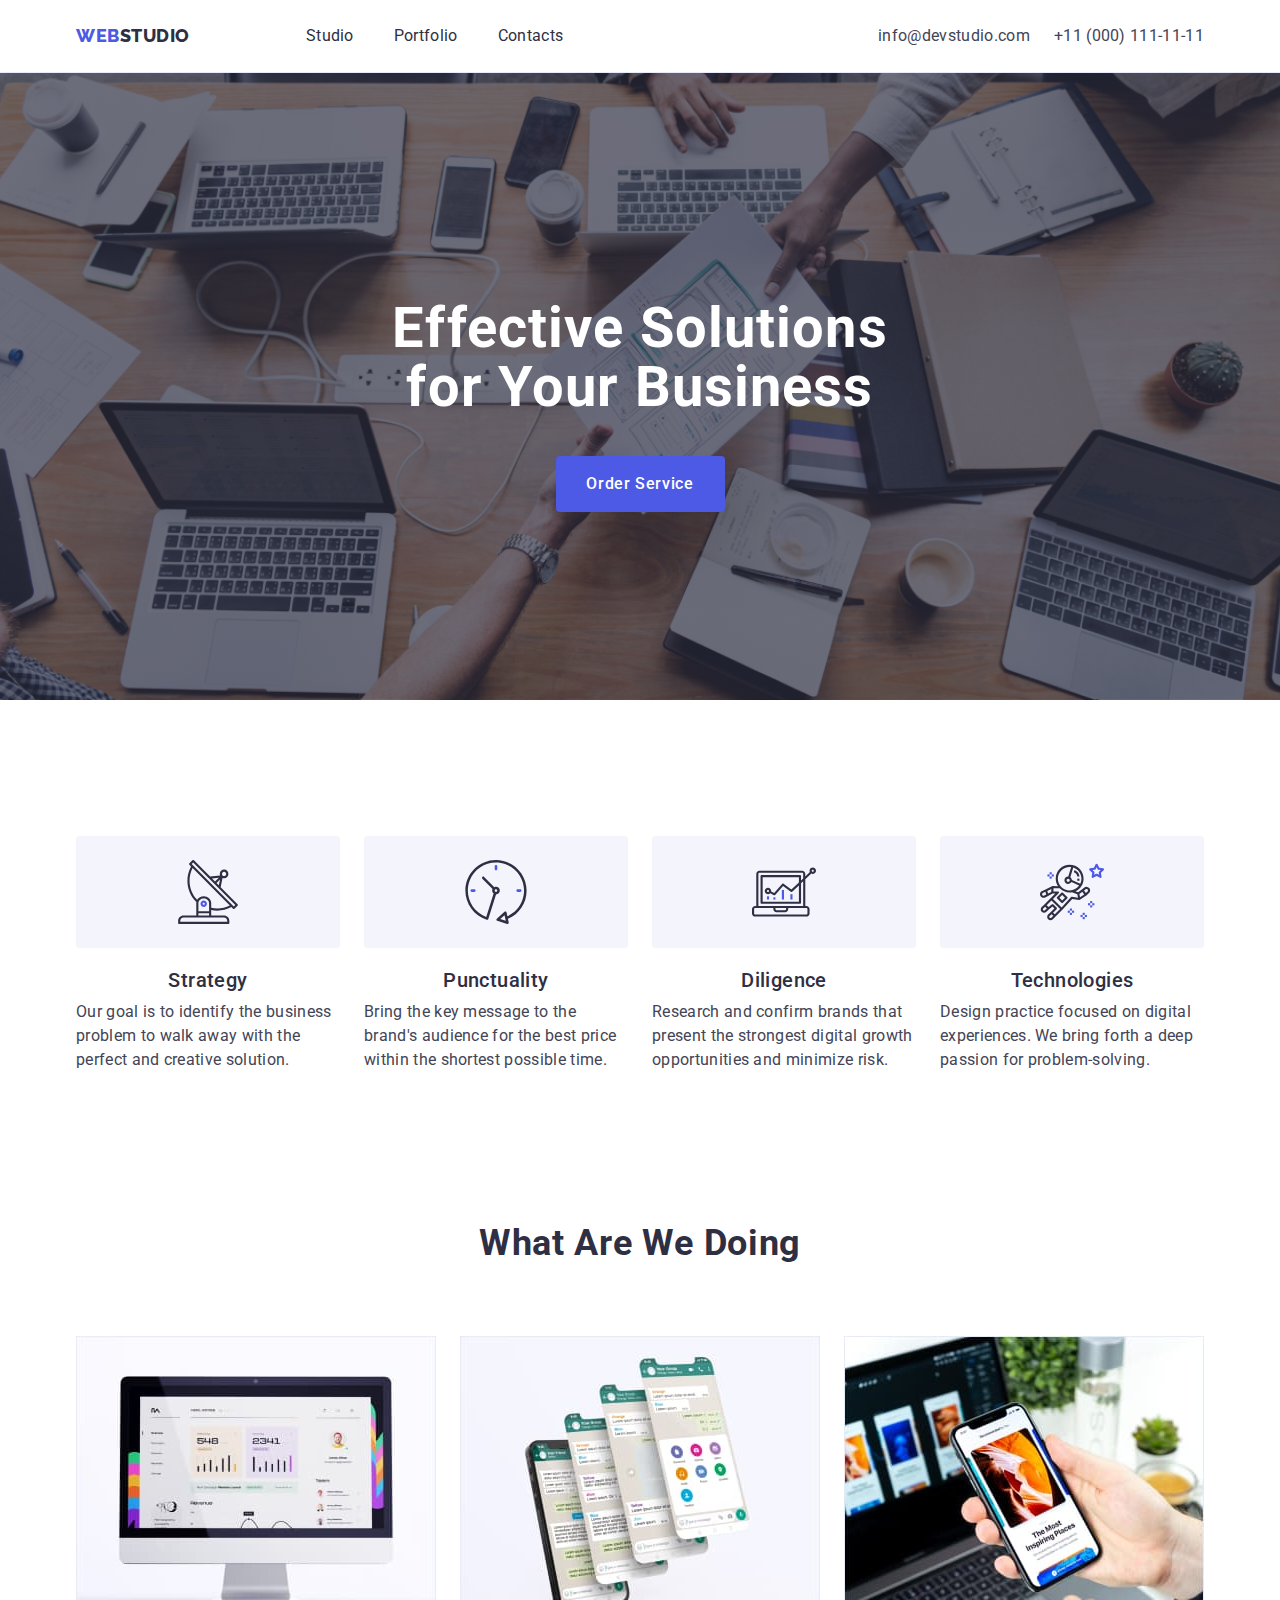
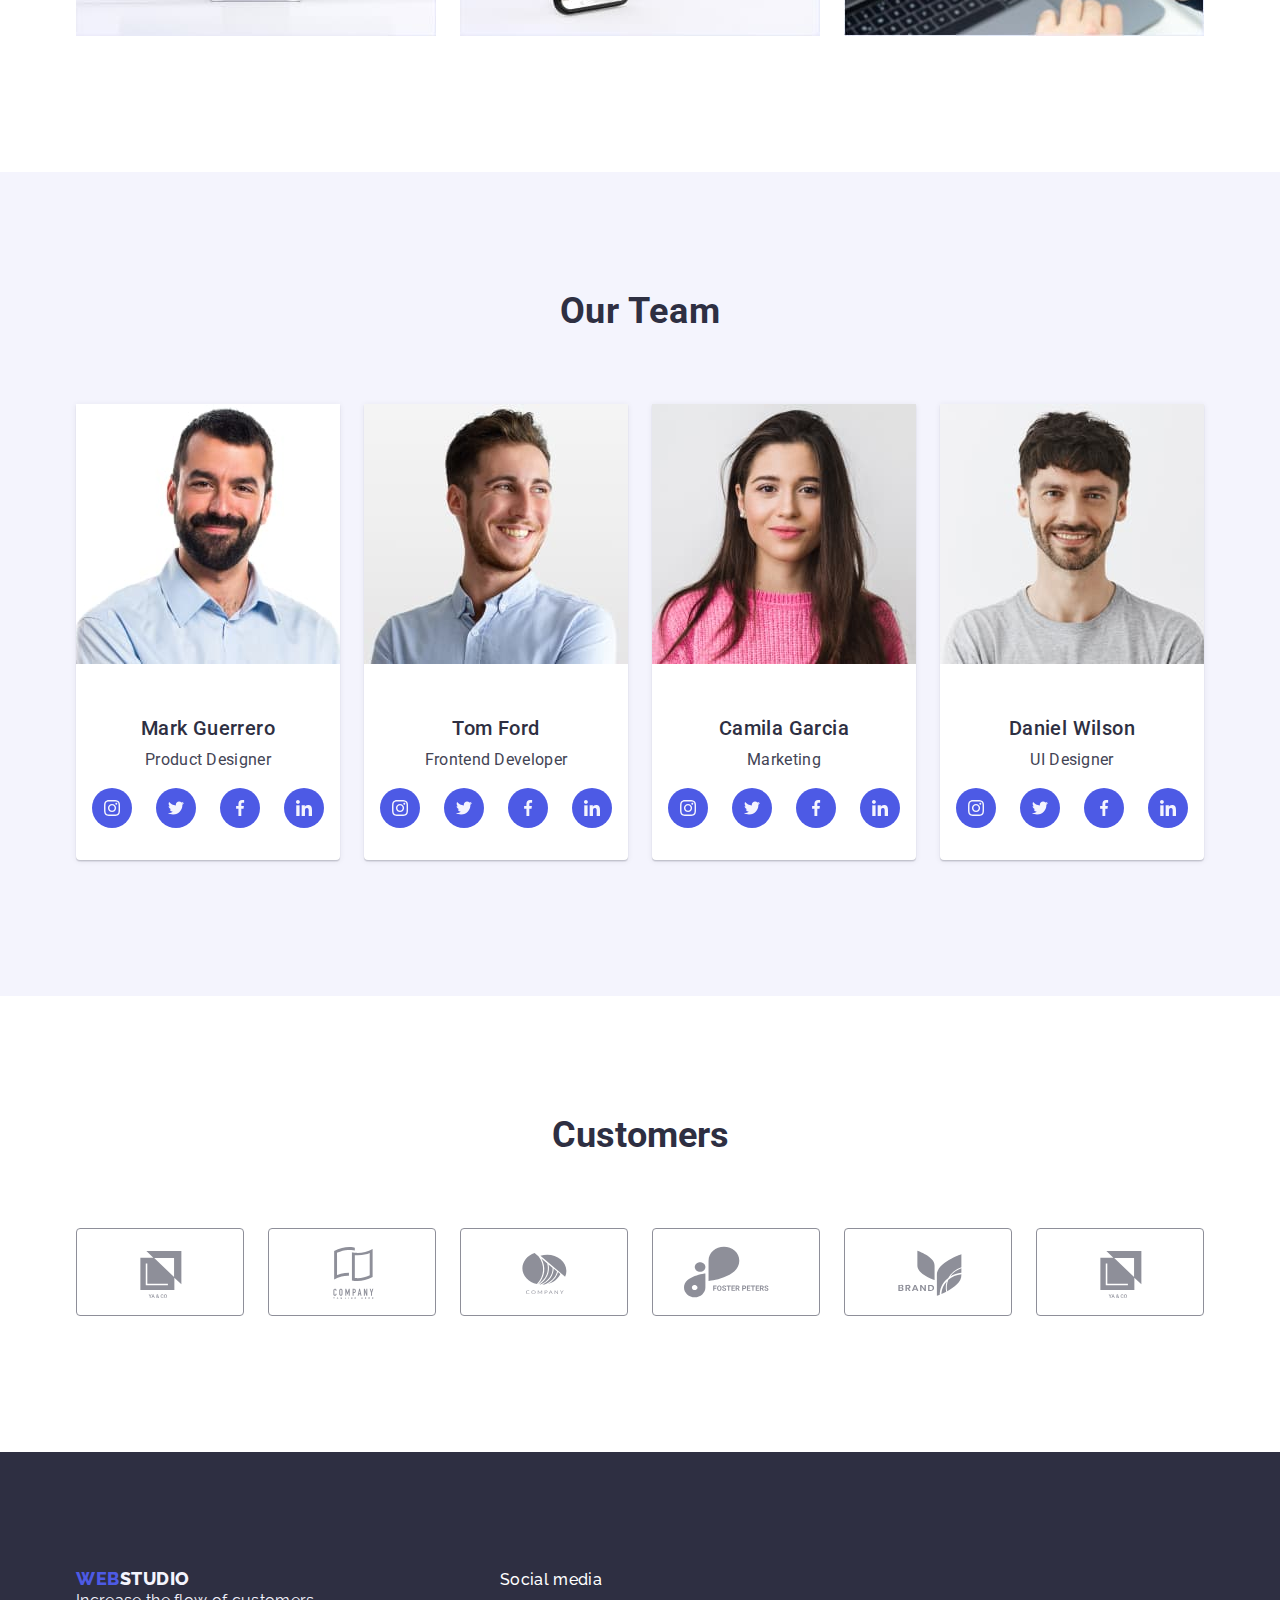
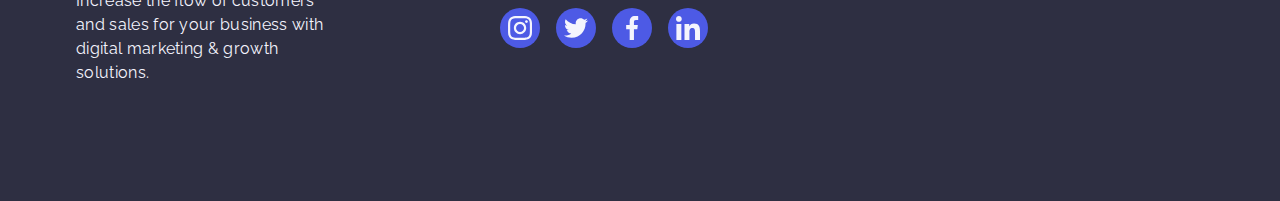
<file: index.html>
<!DOCTYPE html>
<html lang="en">
  <head>
    <meta charset="UTF-8" />
    <meta name="viewport" content="width=device-width, initial-scale=1.0" />
    <link
      rel="stylesheet"
      href="https://cdnjs.cloudflare.com/ajax/libs/modern-normalize/2.0.0/modern-normalize.min.css"
      crossorigin="anonymous"
      referrerpolicy="no-referrer"
    />
    <link rel="preconnect" href="https://fonts.googleapis.com" />
    <link rel="preconnect" href="https://fonts.gstatic.com" crossorigin />
    <link
      href="https://fonts.googleapis.com/css2?family=Raleway:wght@800&family=Roboto:wght@400;500;700;900&display=swap"
      rel="stylesheet"
    />
    <link rel="stylesheet" href="./css/styles.css" />
    <title>Web Studio</title>
  </head>
  <body>
    <!-- header section-->
    <header class="top-header">
      <div class="container header-container">
        <!-- navigation bar -->
        <nav class="main-navigation-container">
          <!-- logo -->
          <a class="logo link" href="./index.html"
            >Web<span class="part-of-logo">Studio</span>
          </a>
          <!-- studio, portofolio, contacts -->
          <ul class="navigation-list list">
            <li>
              <a class="nav-link link" href="./index.html">Studio</a>
            </li>
            <li>
              <a class="nav-link link" href="./portfolio.html">Portfolio</a>
            </li>
            <li>
              <a class="nav-link link" href="">Contacts</a>
            </li>
          </ul>
        </nav>
        <!-- contact adress section -->
        <address class="address-container">
          <ul class="list">
            <li>
              <a class="address-link link" href="mailto:info@devstudio.com"
                >info@devstudio.com</a
              >
            </li>
            <li>
              <a class="address-link link" href="tel:+110001111111"
                >+11 (000) 111-11-11</a
              >
            </li>
          </ul>
        </address>
      </div>
    </header>
    <main>
      <!--hero section-->
      <section class="hero">
        <!--Hero-->
        <div class="hero-container container">
          <h1 class="effective">Effective Solutions for Your Business</h1>
          <button class="button" type="button">Order Service</button>
        </div>
      </section>
      <!--two section-->
      <section class="two-section">
        <div class="container">
          <h2 class="visually-hidden">Title</h2>
          <ul class="list">
            <li class="position">
              <div class="icon-list">
                <svg width="64" height="64">
                  <use href="./images/icons.svg#icon-antenna"></use>
                </svg>
              </div>
              <h3 class="strategy">Strategy</h3>
              <p class="phara">
                Our goal is to identify the business problem to walk away with
                the perfect and creative solution.
              </p>
            </li>
            <li class="position">
              <div class="icon-list">
                <svg width="64" height="64">
                  <use href="./images/icons.svg#icon-clock"></use>
                </svg>
              </div>
              <h3 class="strategy">Punctuality</h3>
              <p class="phara">
                Bring the key message to the brand's audience for the best price
                within the shortest possible time.
              </p>
            </li>
            <li class="position">
              <div class="icon-list">
                <svg width="64" height="64">
                  <use href="./images/icons.svg#icon-diagram"></use>
                </svg>
              </div>
              <h3 class="strategy">Diligence</h3>
              <p class="phara">
                Research and confirm brands that present the strongest digital
                growth opportunities and minimize risk.
              </p>
            </li>
            <li class="position">
              <div class="icon-list">
                <svg width="64" height="64">
                  <use href="./images/icons.svg#icon-astronaut"></use>
                </svg>
              </div>
              <h3 class="strategy">Technologies</h3>
              <p class="phara">
                Design practice focused on digital experiences. We bring forth a
                deep passion for problem-solving.
              </p>
            </li>
          </ul>
        </div>
      </section>
      <!--three section-->
      <section class="three-section">
        <div class="main2-container container">
          <h2 class="what">What are we doing</h2>
          <ul class="list-image list">
            <li class="image">
              <img
                src="./images/monitor.jpg"
                alt="un-ecran-de-calculator"
                width="360"
                height="300"
              />
            </li>
            <li class="image">
              <img
                src="./images/telefoane.jpg"
                alt="sunt-3-monitoare-intr-un-ecran"
                width="360"
                height="300"
              />
            </li>
            <li class="image">
              <img
                src="./images/telefon.jpg"
                alt="tine-in-mana-un-android"
                width="360"
                height="300"
              />
            </li>
          </ul>
        </div>
      </section>
      <!--four section Our team-->
      <section class="section-four-container">
        <div class="container">
          <h2 class="what">Our Team</h2>
          <ul class="four list">
            <!-- the first member -->
            <li class="team">
              <img
                src="./images/Mark.jpg"
                alt="barbatul-mark"
                width="264"
                class="photo"
              />
              <div class="team-container">
                <h3 class="strategy">Mark Guerrero</h3>
                <p class="phara p-team">Product Designer</p>
                <ul class="social-list">
                  <li class="social-icon">
                    <a class="social-media-link" href="social-media-link">
                      <svg class="svg-social" width="16" height="16">
                        <use href="./images/icons.svg#icon-instagram"></use>
                      </svg>
                    </a>
                  </li>
                  <li class="social-icon">
                    <a class="social-media-link" href="social-media-link">
                      <svg class="svg-social" width="16" height="16">
                        <use href="./images/icons.svg#icon-twitter"></use>
                      </svg>
                    </a>
                  </li>
                  <li class="social-icon">
                    <a class="social-media-link" href="social-media-link">
                      <svg class="svg-social" width="16" height="16">
                        <use href="./images/icons.svg#icon-facebook"></use>
                      </svg>
                    </a>
                  </li>
                  <li class="social-icon">
                    <a class="social-media-link" href="social-media-link">
                      <svg class="svg-social" width="16" height="16">
                        <use href="./images/icons.svg#icon-linkedin"></use>
                      </svg>
                    </a>
                  </li>
                </ul>
              </div>

              <!-- The second member -->
            </li>

            <li class="team">
              <img
                src="./images/tom.jpg"
                alt="domnul-tom"
                width="264"
                class="photo"
              />
              <div class="team-container">
                <h3 class="strategy">Tom Ford</h3>
                <p class="phara p-team">Frontend Developer</p>
                <ul class="social-list">
                  <li class="social-icon">
                    <a class="social-media-link" href="social-media-link">
                      <svg class="svg-social" width="16" height="16">
                        <use href="./images/icons.svg#icon-instagram"></use>
                      </svg>
                    </a>
                  </li>
                  <li class="social-icon">
                    <a class="social-media-link" href="social-media-link">
                      <svg class="svg-social" width="16" height="16">
                        <use href="./images/icons.svg#icon-twitter"></use>
                      </svg>
                    </a>
                  </li>
                  <li class="social-icon">
                    <a class="social-media-link" href="social-media-link">
                      <svg class="svg-social" width="16" height="16">
                        <use href="./images/icons.svg#icon-facebook"></use>
                      </svg>
                    </a>
                  </li>
                  <li class="social-icon">
                    <a class="social-media-link" href="social-media-link">
                      <svg class="svg-social" width="16" height="16">
                        <use href="./images/icons.svg#icon-linkedin"></use>
                      </svg>
                    </a>
                  </li>
                </ul>
              </div>
            </li>

            <!-- The third member -->
            <li class="team">
              <img
                src="./images/camila.jpg"
                alt="domnisoara-camila"
                width="264"
                class="photo"
              />
              <div class="team-container">
                <h3 class="strategy">Camila Garcia</h3>
                <p class="phara p-team">Marketing</p>
                <ul class="social-list">
                  <li class="social-icon">
                    <a class="social-media-link" href="social-media-link">
                      <svg class="svg-social" width="16" height="16">
                        <use href="./images/icons.svg#icon-instagram"></use>
                      </svg>
                    </a>
                  </li>
                  <li class="social-icon">
                    <a class="social-media-link" href="social-media-link">
                      <svg class="svg-social" width="16" height="16">
                        <use href="./images/icons.svg#icon-twitter"></use>
                      </svg>
                    </a>
                  </li>
                  <li class="social-icon">
                    <a class="social-media-link" href="social-media-link">
                      <svg class="svg-social" width="16" height="16">
                        <use href="./images/icons.svg#icon-facebook"></use>
                      </svg>
                    </a>
                  </li>
                  <li class="social-icon">
                    <a class="social-media-link" href="social-media-link">
                      <svg class="svg-social" width="16" height="16">
                        <use href="./images/icons.svg#icon-linkedin"></use>
                      </svg>
                    </a>
                  </li>
                </ul>
              </div>
            </li>

            <!-- The fourth member -->
            <li class="team">
              <img
                src="./images/daniel.jpg"
                alt="domnul-daniel"
                width="264"
                class="photo"
              />
              <div class="team-container">
                <h3 class="strategy">Daniel Wilson</h3>
                <p class="phara p-team">UI Designer</p>
                <ul class="social-list">
                  <li class="social-icon">
                    <a class="social-media-link" href="social-media-link">
                      <svg class="svg-social" width="16" height="16">
                        <use href="./images/icons.svg#icon-instagram"></use>
                      </svg>
                    </a>
                  </li>
                  <li class="social-icon">
                    <a class="social-media-link" href="social-media-link">
                      <svg class="svg-social" width="16" height="16">
                        <use href="./images/icons.svg#icon-twitter"></use>
                      </svg>
                    </a>
                  </li>
                  <li class="social-icon">
                    <a class="social-media-link" href="social-media-link">
                      <svg class="svg-social" width="16" height="16">
                        <use href="./images/icons.svg#icon-facebook"></use>
                      </svg>
                    </a>
                  </li>
                  <li class="social-icon">
                    <a class="social-media-link" href="social-media-link">
                      <svg class="svg-social" width="16" height="16">
                        <use href="./images/icons.svg#icon-linkedin"></use>
                      </svg>
                    </a>
                  </li>
                </ul>
              </div>
            </li>
          </ul>
        </div>
      </section>

      <!--section five-->
      <section class="section-five-container">
        <div class="container">
          <h2 class="customers">Customers</h2>
          <ul class="list-cutomers">
            <li class="list-icon">
              <a class="client-link" href="">
                <svg width="104" height="56" class="svg-icon">
                  <use href="./images/icons.svg#icon-Logo"></use>
                </svg>
              </a>
            </li>
            <li class="list-icon">
              <a class="client-link" href="">
                <svg width="104" height="56" class="svg-icon">
                  <use href="./images/icons.svg#icon-company1"></use>
                </svg>
              </a>
            </li>
            <li class="list-icon">
              <a class="client-link" href="">
                <svg width="104" height="56" class="svg-icon">
                  <use href="./images/icons.svg#icon-company2"></use>
                </svg>
              </a>
            </li>
            <li class="list-icon">
              <a class="client-link" href="">
                <svg width="104" height="56" class="svg-icon">
                  <use href="./images/icons.svg#icon-group"></use>
                </svg>
              </a>
            </li>
            <li class="list-icon">
              <a class="client-link" href="">
                <svg width="104" height="56" class="svg-icon">
                  <use href="./images/icons.svg#icon-brand"></use>
                </svg>
              </a>
            </li>
            <li class="list-icon">
              <a class="client-link" href="">
                <svg width="104" height="56" class="svg-icon">
                  <use href="./images/icons.svg#icon-Logo"></use>
                </svg>
              </a>
            </li>
          </ul>
        </div>
      </section>
    </main>
    <footer class="footer-container">
      <div class="container s-m-footer">
        <div class="div-element-footer">
          <a href="./index.html" class="logo link"
            >Web<span class="logo-footer-p">Studio</span></a
          >
          <p class="footer-additional-description">
            Increase the flow of customers and sales for your business with
            digital marketing & growth solutions.
          </p>
        </div>
        <div>
          <p class="s-m-phara">Social media</p>
          <ul class="s-m-list">
            <li class="social-icon">
              <a class="footer-link-sm" href="sm-link-footer">
                <svg class="icon-footer" width="24" height="24">
                  <use href="./images/icons.svg#icon-instagram"></use>
                </svg>
              </a>
            </li>
            <li class="social-icon">
              <a class="footer-link-sm" href="sm-link-footer">
                <svg class="icon-footer" width="24" height="24">
                  <use href="./images/icons.svg#icon-twitter"></use>
                </svg>
              </a>
            </li>
            <li class="social-icon">
              <a class="footer-link-sm" href="sm-link-footer">
                <svg class="icon-footer" width="24" height="24">
                  <use href="./images/icons.svg#icon-facebook"></use>
                </svg>
              </a>
            </li>
            <li class="social-icon">
              <a class="footer-link-sm" href="sm-link-footer">
                <svg class="icon-footer" width="24" height="24">
                  <use href="./images/icons.svg#icon-linkedin"></use>
                </svg>
              </a>
            </li>
          </ul>
        </div>
      </div>
    </footer>
  </body>
</html>
</file>
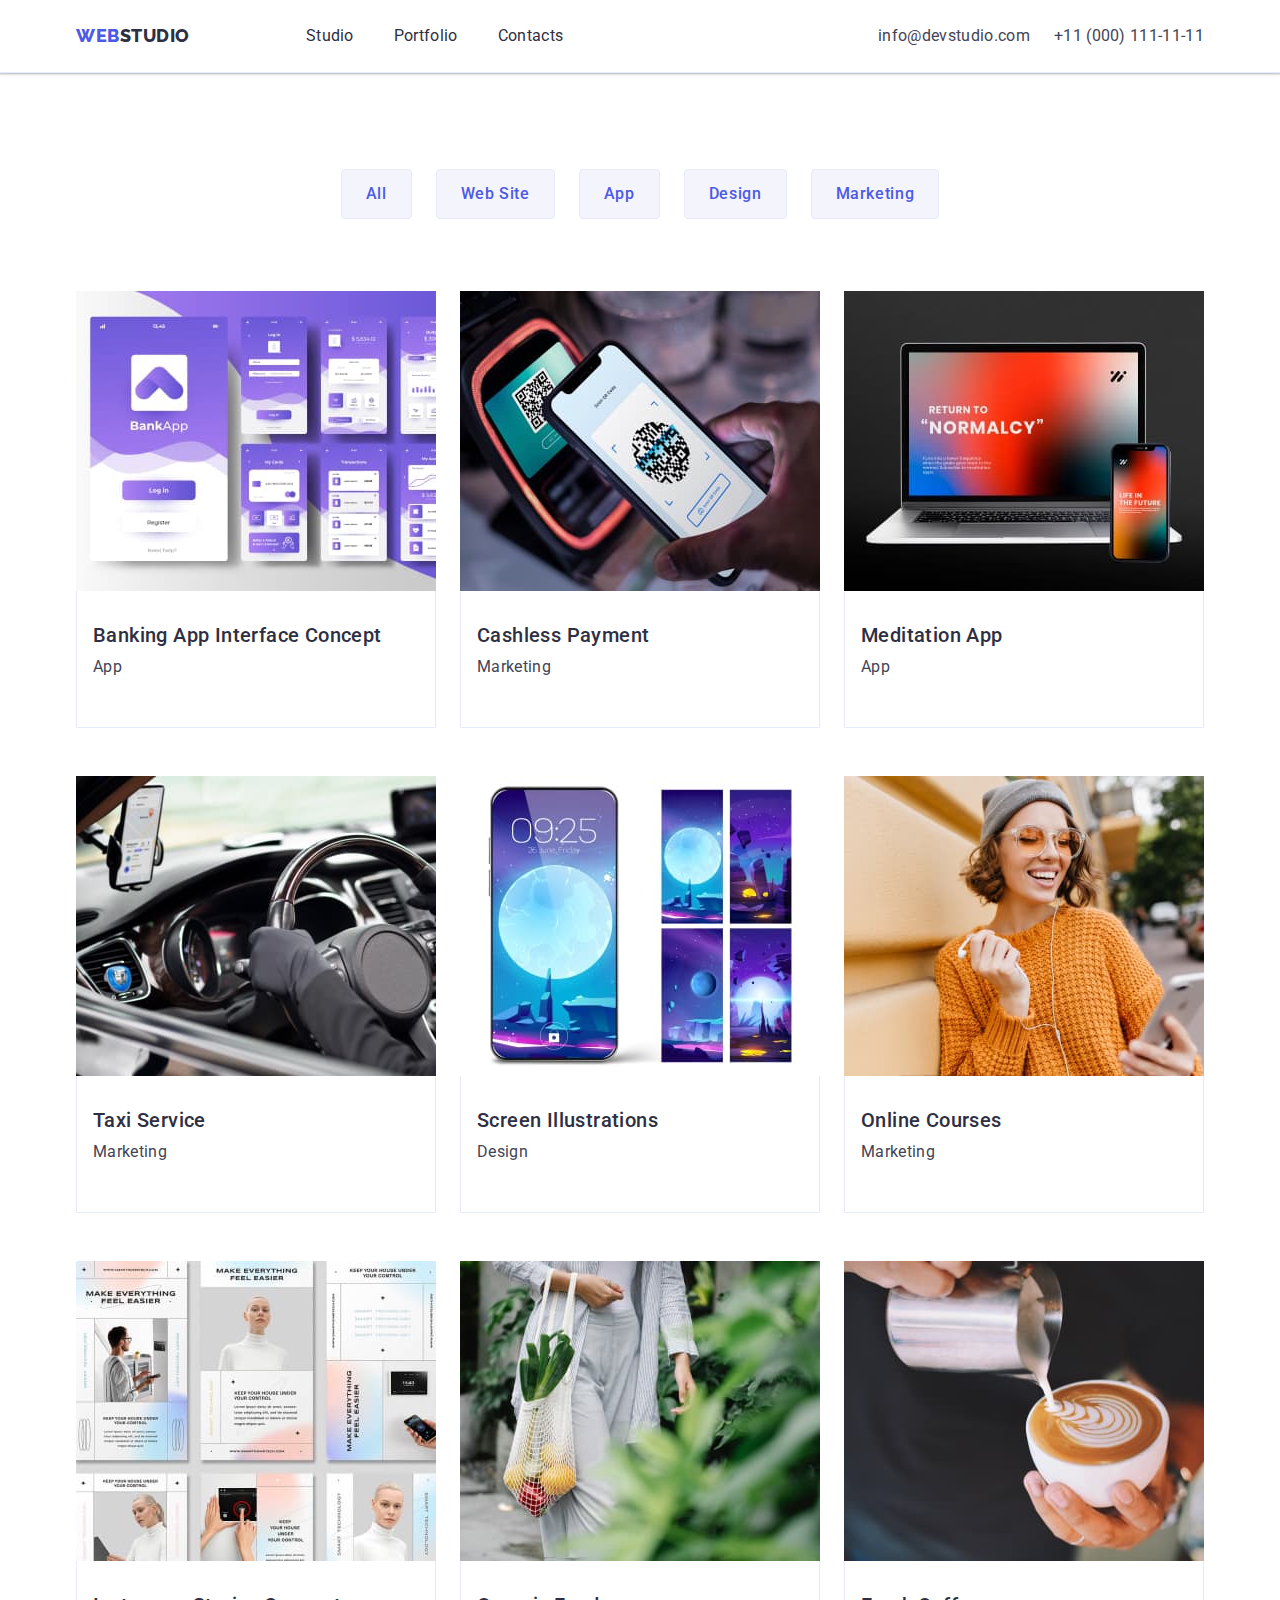
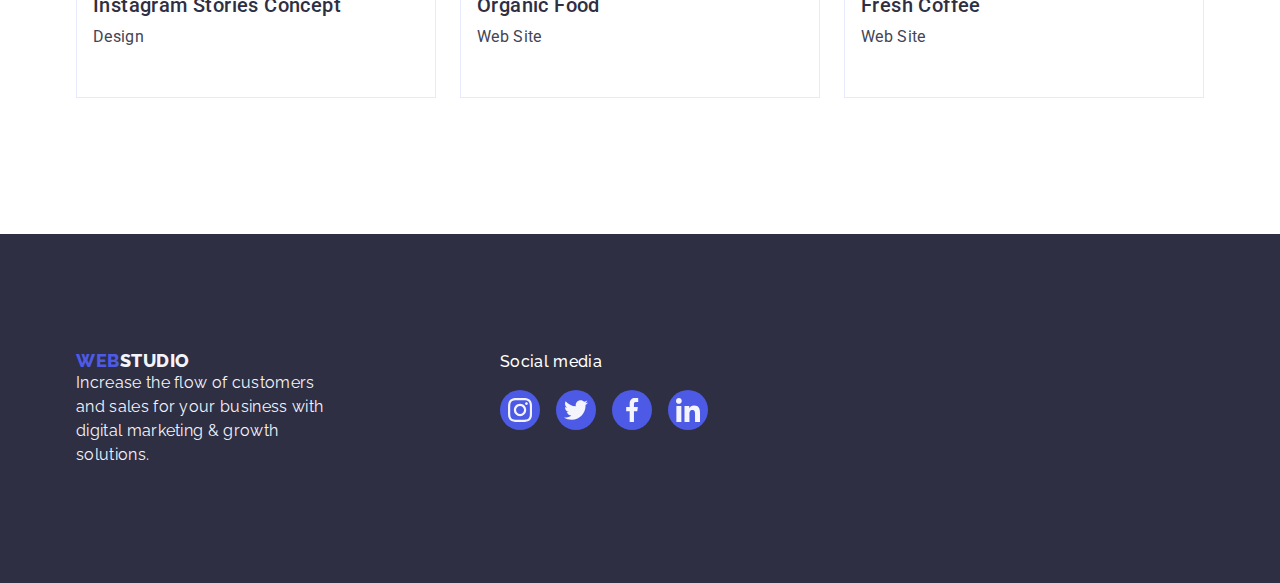
<file: portfolio.html>
<!DOCTYPE html>
<html lang="en">
  <head>
    <meta charset="UTF-8" />
    <meta name="viewport" content="width=device-width, initial-scale=1.0" />
    <link
      rel="stylesheet"
      href="https://cdnjs.cloudflare.com/ajax/libs/modern-normalize/2.0.0/modern-normalize.min.css"
      crossorigin="anonymous"
      referrerpolicy="no-referrer"
    />
    <link rel="preconnect" href="https://fonts.googleapis.com" />
    <link rel="preconnect" href="https://fonts.gstatic.com" crossorigin />
    <link
      href="https://fonts.googleapis.com/css2?family=Raleway:wght@800&family=Roboto:wght@400;500;700;900&display=swap"
      rel="stylesheet"
    />
    <link rel="stylesheet" href="./css/styles.css" />
    <title>Portfolio</title>
  </head>

  <body class="body-section">
    <!-- header section -->
    <header class="top-header">
      <!-- navigation bar -->
      <div class="container header-container">
        <nav class="main-navigation-container">
          <!-- logo -->
          <a class="logo link" href="./index.html"
            >Web<span class="part-of-logo">Studio</span>
          </a>
          <!-- studio, portofolio, contacts -->
          <ul class="navigation-list list">
            <li>
              <a class="nav-link link" href="./index.html">Studio</a>
            </li>
            <li>
              <a class="nav-link link" href="./portfolio.html">Portfolio</a>
            </li>
            <li>
              <a class="nav-link link" href="">Contacts</a>
            </li>
          </ul>
        </nav>
        <!-- contact adress section -->
        <address class="address-container">
          <ul class="list">
            <li>
              <a class="address-link link" href="mailto:info@devstudio.com"
                >info@devstudio.com</a
              >
            </li>
            <li>
              <a class="address-link link" href="tel:+110001111111"
                >+11 (000) 111-11-11</a
              >
            </li>
          </ul>
        </address>
      </div>
    </header>
    <main>
      <!--Buton section-->
      <section class="porto-section">
        <div class="div-porto container">
          <h1 class="visually-hidden">titlu</h1>
          <ul class="porto-list list">
            <li><button class="navi-menu" type="button">All</button></li>
            <li>
              <button class="navi-menu" type="button">Web Site</button>
            </li>
            <li><button class="navi-menu" type="button">App</button></li>
            <li><button class="navi-menu" type="button">Design</button></li>
            <li>
              <button class="navi-menu" type="button">Marketing</button>
            </li>
          </ul>
          <!-- image section -->
          <ul class="image-section list">
            <li class="aspect-image">
              <a href="" class="link">
                <img
                  src="./images/web-design.jpg"
                  alt="Page-design"
                  width="360"
                />
                <div class="container-elements">
                  <h2 class="portfolio-titles">
                    Banking App Interface Concept
                  </h2>
                  <p class="phara">App</p>
                </div></a
              >
            </li>
            <li class="aspect-image">
              <a href="" class="link">
                <img
                  src="./images/telefon-qr.jpg"
                  alt="pay-phone"
                  width="360"
                />
                <div class="container-elements">
                  <h2 class="portfolio-titles">Cashless Payment</h2>
                  <p class="phara">Marketing</p>
                </div></a
              >
            </li>
            <li class="aspect-image">
              <a href="" class="link">
                <img
                  src="./images/laptop-telefon.jpg"
                  alt="Laptop-phone"
                  width="360"
                />
                <div class="container-elements">
                  <h2 class="portfolio-titles">Meditation App</h2>
                  <p class="phara">App</p>
                </div></a
              >
            </li>
            <li class="aspect-image">
              <a href="" class="link">
                <img src="./images/taxi.jpg" alt="taxi" width="360" />
                <div class="container-elements">
                  <h2 class="portfolio-titles">Taxi Service</h2>
                  <p class="phara">Marketing</p>
                </div></a
              >
            </li>
            <li class="aspect-image">
              <a href="" class="link">
                <img src="./images/blue-phone.jpg" alt="design" width="360" />
                <div class="container-elements">
                  <h2 class="portfolio-titles">Screen Illustrations</h2>
                  <p class="phara">Design</p>
                </div></a
              >
            </li>
            <li class="aspect-image">
              <a href="" class="link">
                <img src="./images/girl.jpg" alt="online-corse" width="360" />
                <div class="container-elements">
                  <h2 class="portfolio-titles">Online Courses</h2>
                  <p class="phara">Marketing</p>
                </div></a
              >
            </li>
            <li class="aspect-image">
              <a href="" class="link">
                <img src="./images/page.jpg" alt="Instagram" width="360" />
                <div class="container-elements">
                  <h2 class="portfolio-titles">Instagram Stories Concept</h2>
                  <p class="phara">Design</p>
                </div></a
              >
            </li>
            <li class="aspect-image">
              <a href="" class="link">
                <img src="./images/fruit.jpg" alt="organic-food" width="360" />
                <div class="container-elements">
                  <h2 class="portfolio-titles">Organic Food</h2>
                  <p class="phara">Web Site</p>
                </div></a
              >
            </li>
            <li class="aspect-image">
              <a href="" class="link">
                <img src="./images/caffe.jpg" alt="coffee" width="360" />
                <div class="container-elements">
                  <h2 class="portfolio-titles">Fresh Coffee</h2>
                  <p class="phara">Web Site</p>
                </div></a
              >
            </li>
          </ul>
        </div>
      </section>
    </main>
    <footer class="footer-container">
      <div class="container s-m-footer">
        <div class="div-element-footer">
          <a href="./index.html" class="logo link"
            >Web<span class="logo-footer-p">Studio</span></a
          >
          <p class="footer-additional-description">
            Increase the flow of customers and sales for your business with
            digital marketing & growth solutions.
          </p>
        </div>
        <div>
          <p class="s-m-phara">Social media</p>
          <ul class="s-m-list">
            <li class="social-icon">
              <a class="footer-link-sm" href="sm-link-footer">
                <svg class="icon-footer" width="24" height="24">
                  <use href="./images/icons.svg#icon-instagram"></use>
                </svg>
              </a>
            </li>
            <li class="social-icon">
              <a class="footer-link-sm" href="sm-link-footer">
                <svg class="icon-footer" width="24" height="24">
                  <use href="./images/icons.svg#icon-twitter"></use>
                </svg>
              </a>
            </li>
            <li class="social-icon">
              <a class="footer-link-sm" href="sm-link-footer">
                <svg class="icon-footer" width="24" height="24">
                  <use href="./images/icons.svg#icon-facebook"></use>
                </svg>
              </a>
            </li>
            <li class="social-icon">
              <a class="footer-link-sm" href="sm-link-footer">
                <svg class="icon-footer" width="24" height="24">
                  <use href="./images/icons.svg#icon-linkedin"></use>
                </svg>
              </a>
            </li>
          </ul>
        </div>
      </div>
    </footer>
  </body>
</html>
</file>
<file: css/styles.css>
:root {
    --IRIS: #4D5AE5;
    --NAVY-BLUE: #2E2F42;
    --WHITE: #FFFFFF;
    --SLATE: #434455;
    --CLOUD: #F4F4FD;
    --OCEAN: #404BBF;
    --cornflower: #e7e9fc;
    --icon-color: #8e8f99;
}

img {
    display: block;
}

.logo {
    margin-right: 76px;
    color: var(--IRIS);
    font-size: 18px;
    font-family: "Raleway", sans-serif;
    font-weight: 800;
    text-transform: uppercase;
    line-height: 1.17;
    text-decoration: none;
    letter-spacing: 0.03em;
    display: inline-block;
}

.part-of-logo {
    color: #2e2f42;
    font-size: 18px;
    font-family: Raleway;
    font-weight: 800;
    text-transform: uppercase;
    line-height: 1.17;
    letter-spacing: 0.03em
}

.top-header {
    border-bottom: 1px solid #e7e9fc;
    box-shadow: 0px 2px 1px rgba(46, 47, 66, 0.08),
        0px 1px 1px rgba(46, 47, 66, 0.16),
        0px 1px 6px rgba(46, 47, 66, 0.08);

}

.container {
    padding-left: 15px;
    padding-right: 15px;
    width: 1158px;
    margin: 0 auto;
    align-content: center;
}

.header-container {
    display: flex;
    justify-content: space-between;
}

.main-navigation-container {
    display: flex;
    gap: 40px;
    align-items: center;
}

ul {
    list-style: none;
    text-decoration: none;
}

/* section body style */
.body-section {
    font-family: "Roboto", sans-serif;
    color: var(--SLATE);
    background-color: var(--WHITE);

}

p {
    margin: 0;
}

h2 {
    margin: 0;
}

.link {
    text-decoration: none;
    display: inline-block;
    display: block;
}

.link:hover {
    color: #404bbf;
}

.link:focus {
    color: #404bbf;
}

.address-list {
    display: flex;
    gap: 40px;
}

.list li:last-child {
    margin-right: 0;
}

.list {
    list-style: none;
    display: flex;
    gap: 24px;
    padding: 0;
}

.address-container {
    font-style: normal;
    list-style-type: none;
    display: flex;
    align-items: center;
    gap: 24px;
}

.address-link {
    line-height: 1.5;
    letter-spacing: 0.02em;
    color: var(--SLATE);
}

.address-link:hover {
    color: #404bbf
}

.hero {
    background-color: var(--NAVY-BLUE);
    padding: 188px 0 188px;
    background-image: linear-gradient(rgba(46, 47, 66, 0.7), rgba(46, 47, 66, 0.7)), url(../images/people-office.jpg);
    max-width: 1440px;
    background-repeat: no-repeat;
    background-position: center;
    background-size: cover;
}

.hero-container {
    display: flex;
    flex-direction: column;
    align-items: center;
    justify-content: center;

}

.aparence {
    font-size: 56px;
    line-height: 1.07;
    text-align: center;
    letter-spacing: 0.02em;
    color: #ffffff;
}

/*buttons section*/
.porto-section {
    padding-top: 96px;
    padding-bottom: 120px;
}

.porto-list {
    display: flex;
    justify-content: center;
    gap: 24px;
    margin: 0 auto;
    margin-bottom: 72px;
}

.navigation-list {
    margin: 0;
    font-style: normal;
    list-style-type: none;
    display: flex;
    align-items: center;
    gap: 40px;

}

.navi-menu {
    font-family: "Roboto", sans-serif;
    font-weight: 500;
    font-size: 16px;
    line-height: 1.5;
    letter-spacing: 0.04em;
    color: var(--IRIS);
    background-color: #f4f4fd;
    cursor: pointer;
    padding: 12px 24px;
    border-radius: 4px;
    border: 1px solid #e7e9fc;
}

.navi-menu:hover {
    color: #fff;
    background-color: #404bbf;
    border: 1px solid transparent;
    box-shadow: 0px 3px 1px rgba(0, 0, 0, 0.1), 0px 2px 1px rgba(0, 0, 0, 0.08),
        0px 2px 2px rgba(0, 0, 0, 0.12);
}

.navi-menu:focus {
    color: #fff;
    background-color: #404bbf;
    border: 1px solid transparent;
    box-shadow: 0px 3px 1px rgba(0, 0, 0, 0.1), 0px 2px 1px rgba(0, 0, 0, 0.08), 0px 2px 2px rgba(0, 0, 0, 0.12);
}

/*Button - first section*/

.button {
    background-color: #4D5AE5;
    font-family: "Roboto", sans-serif;
    font-weight: 500;
    font-size: 16px;
    line-height: 1.5;
    letter-spacing: 0.04em;
    color: #fff;
    cursor: pointer;
    display: block;
    min-width: 169px;
    height: 56px;
    border: none;
    border-radius: 4px;
}

.image-section {
    display: flex;
    flex-wrap: wrap;
    column-gap: 24px;
    row-gap: 48px;
    padding: 0;
}

.aspect-image {
    flex-basis: calc((100% - 48px) / 3);
}

.button:hover,
.button:focus {
    background-color: #404bbf;
}

.container-elements {
    padding: 32px 16px;
    border: 1px solid var(--cornflower);
    border-top: none;
}

.portfolio-titles {
    margin-bottom: 8px;
}

/*section 2*/
.icon-list {
    display: flex;
    align-items: center;
    justify-content: center;
    height: 112px;
    background-color: var(--CLOUD);
    border-radius: 4px;
    margin-bottom: 8px;
}

.position {
    width: 100%;
    min-width: 264px;
}

.two-section {
    padding-top: 120px;
    padding-bottom: 120px;
}

.title-list {
    font-weight: 500;
    font-size: 20px;
    line-height: 1.2;
    letter-spacing: 0.02em;
    color: #2e2f42;
}



a {
    text-decoration: none;
}

.footer-container {
    background-color: var(--NAVY-BLUE);
    font-family: 'Raleway', sans-serif;
    line-height: 1.17;
    padding: 100px 0;
}

.logo-footer-p {
    color: #f4f4fd;
}

body {
    font-family: "Roboto", sans-serif;
    color: #434455;
    background-color: var(--WHITE);
    margin: 0;
}

.nav-link {
    text-decoration: none;
    font-size: 16px;
    font-weight: 400;
    /* margin: 0; */
    line-height: 1.5;
    letter-spacing: 0.02em;
    color: #2E2F42;
    padding: 24px 0;
}

.nav-link:hover {
    color: #404bbf;

}

.nav-link:focus {
    color: #404bbf;
}

.portfolio-titles {
    font-weight: 500;
    font-size: 20px;
    line-height: 1.2;
    letter-spacing: 0.02em;
    color: var(--NAVY-BLUE);
    margin-bottom: 8px;
}

/*  section one*/
.effective {
    font-size: 56px;
    line-height: 1.07;
    text-align: center;
    letter-spacing: 0.02em;
    color: #ffffff;
    max-width: 496px;
}

/* section two */
.what {
    font-size: 36px;
    line-height: 1.11;
    text-align: center;
    letter-spacing: 0.02em;
    text-transform: capitalize;
    color: var(--NAVY-BLUE);
    margin-bottom: 72px;
}

.visually-hidden {
    position: absolute;
    width: 1px;
    height: 1px;
    margin: -1px;
    padding: 0;
    white-space: nowrap;
    clip-path: inset(100%);
    overflow: hidden;
    clip: rect(0, 0, 0, 0);
    border: 0;
}

.phara {
    font-size: 16px;
    line-height: 1.5;
    letter-spacing: 0.02em;
    color: var(--SLATE);
    margin-bottom: 16px;
}

.p-team {
    text-align: center;
}

/* section three */
.list-image {
    display: flex;
    gap: 24px;
}

.image {
    flex-basis: calc((100%-48) / 3);
}

.three-section {
    padding-bottom: 120px;
}

.strategy {
    font-weight: 500;
    font-size: 20px;
    line-height: 1.2;
    letter-spacing: 0.02em;
    color: #2e2f42;
    margin-bottom: 8px;
    text-align: center;

}

/* section four */
.section-four-container {
    background-color: #f4f4fd;
    padding: 120px 0;
}

.team-container {
    padding: 32px 0;
}

.four {
    display: flex;
    gap: 24px;
}

.name {
    background-color: #ffffff;
}

.white-title {
    background-color: #FFFFFF;
}

.footer-additional-description {
    line-height: 1.5;
    color: var(--CLOUD);
    letter-spacing: 0.02em;
    max-width: 264px;
    margin-bottom: 16px;
}

.team {
    width: calc((100% - 72px) / 4);
    border-radius: 0px 0px 4px 4px;
    background: var(--WHITE, #fff);
    box-shadow: 0px 2px 1px 0px rgba(46, 47, 66, 0.08),
        0px 1px 1px 0px rgba(46, 47, 66, 0.16),
        0px 1px 6px 0px rgba(46, 47, 66, 0.08);
}

.social-list {
    padding: 0;
    display: flex;
    justify-content: center;
    gap: 24px;
}

.social-media-link {
    width: 100%;
    height: 100%;
    background-color: var(--IRIS);
    border-radius: 50%;
    display: flex;
    align-items: center;
    justify-content: center;
}

.social-media-link:hover {
    background-color: #404bbf;
}

.social-media-link:focus {
    background-color: #404bbf;
}

.social-icon {
    width: 40px;
    height: 40px;
}

.svg-social {
    fill: var(--CLOUD);
}

/* section five */
.section-five-container {
    padding-top: 120px;
    padding-bottom: 120px;
}

.customers {

    margin-bottom: 72px;
    font-size: 36px;
    line-height: 1.11;
    color: var(--NAVY-BLUE);
    text-align: center;
}

.list-cutomers {
    display: flex;
    gap: 24px;
    padding: 0;
}

.list-icon {
    width: calc((100% - 120px) / 6);
    height: 88px;
}

.client-link {
    width: 100%;
    height: 100%;
    border: 1px solid #8e8f99;
    border-radius: 4px;
    display: flex;
    align-items: center;
    justify-content: center;
    color: var(--icon-color);
}

.client-link:hover {
    border-color: #404bbf;
    color: #404BBF;
}

.client-link:focus {
    background-color: #404bbf;
    border-color: #404bbf;
    color: #404BBF;
}

.svg-icon {
    fill: currentColor;
}

/* footer */

.s-m-footer {
    display: flex;
    align-items: baseline;
    letter-spacing: 0.02em;
}

.footer-link-sm {
    width: 100%;
    height: 100%;
    background-color: var(--IRIS);
    border-radius: 50%;
    display: flex;
    align-items: center;
    justify-content: center;

}

.footer-link-sm:hover {
    background-color: #31d0aa;
}

.footer-link-sm:focus {
    background-color: #31d0aa;
}

.icon-footer {
    fill: var(--CLOUD);
}

.s-m-phara {
    font-weight: 500;
    font-size: 16px;
    line-height: 1.5;
    letter-spacing: 0.02em;
    color: var(--WHITE);
    margin-left: 40px;
    max-width: 264px;
    margin-top: 16px;
}

.div-element-footer {
    margin-right: 120px;
}

.s-m-list {
    display: flex;
    gap: 16px;
    list-style-type: none;
}
</file>
